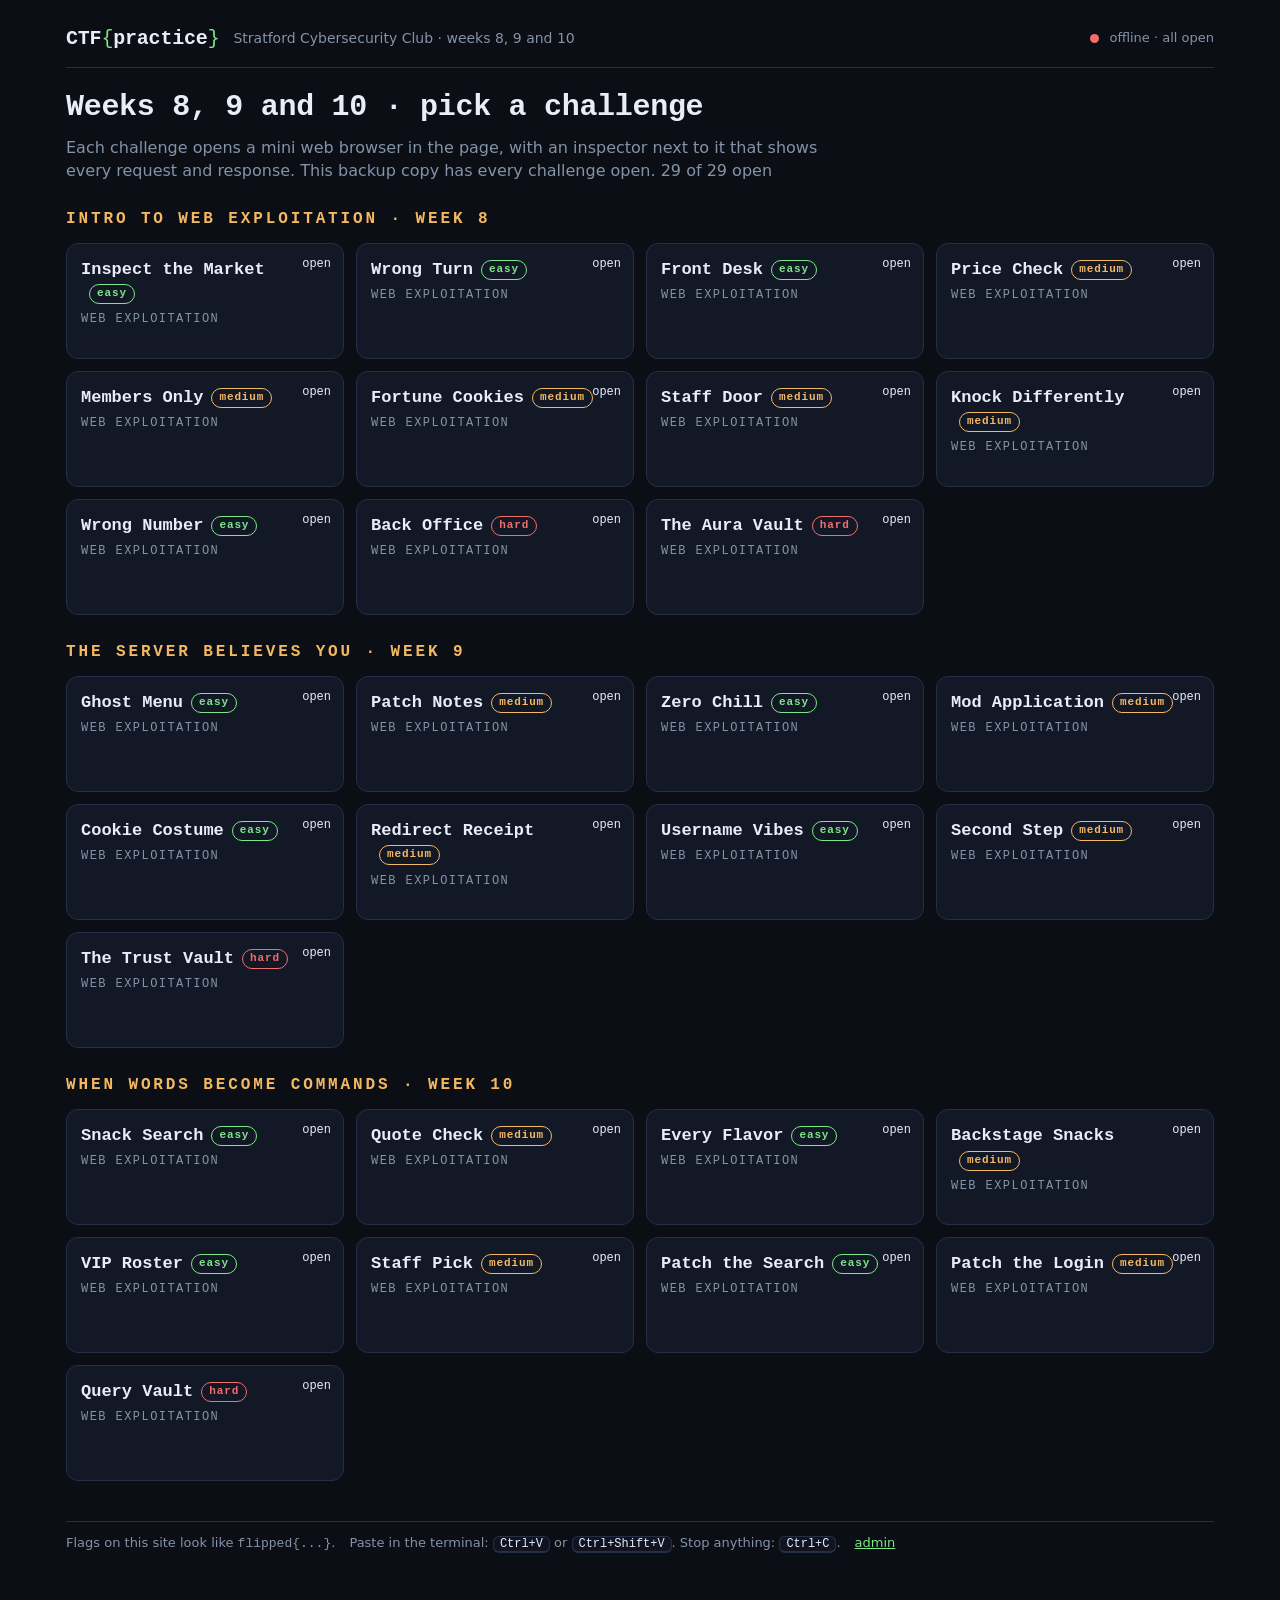
<file: index.html>
<!doctype html>
<html lang="en">
<head>
<meta charset="utf-8">
<meta name="viewport" content="width=device-width, initial-scale=1">
<title>Weeks 8, 9 and 10 · Intro to Web Exploitation &amp; The Server Believes You &amp; When Words Become Commands · CTF Practice</title>
<meta name="robots" content="noindex">
<link rel="stylesheet" href="style.css">
<link rel="icon" href="data:image/svg+xml,%3Csvg xmlns='http://www.w3.org/2000/svg' viewBox='0 0 32 32'%3E%3Crect width='32' height='32' rx='6' fill='%230b0e14'/%3E%3Ctext x='16' y='22' font-family='monospace' font-size='18' font-weight='700' text-anchor='middle' fill='%237ee787'%3E%7B%7D%3C/text%3E%3C/svg%3E">
</head>
<body>
<div class="wrap">
  <header class="top"></header>
  <h1>Weeks 8, 9 and 10 · pick a challenge</h1>
  <p class="lead">Each challenge opens a mini web browser in the page, with an inspector next to it that shows every request and response. This backup copy has every challenge open. <span id="count" class="muted"></span></p>
  <div id="grid"></div>
  <footer><span>Flags on this site look like <code>flipped{...}</code>.</span><span>Paste in the terminal: <kbd>Ctrl+V</kbd> or <kbd>Ctrl+Shift+V</kbd>. Stop anything: <kbd>Ctrl+C</kbd>.</span><a href="admin.html">admin</a></footer>
</div>
<script src="config.js"></script>
<script src="shell.js"></script>
<script src="minipy.js"></script>
<script src="term.js"></script>
<script src="app.js"></script>
<script>CTFApp.pageIndex().catch(e => { document.getElementById('grid').innerHTML = '<div class="note err">Could not load challenges.json: ' + e.message + '</div>'; });</script>
</body>
</html>
</file>
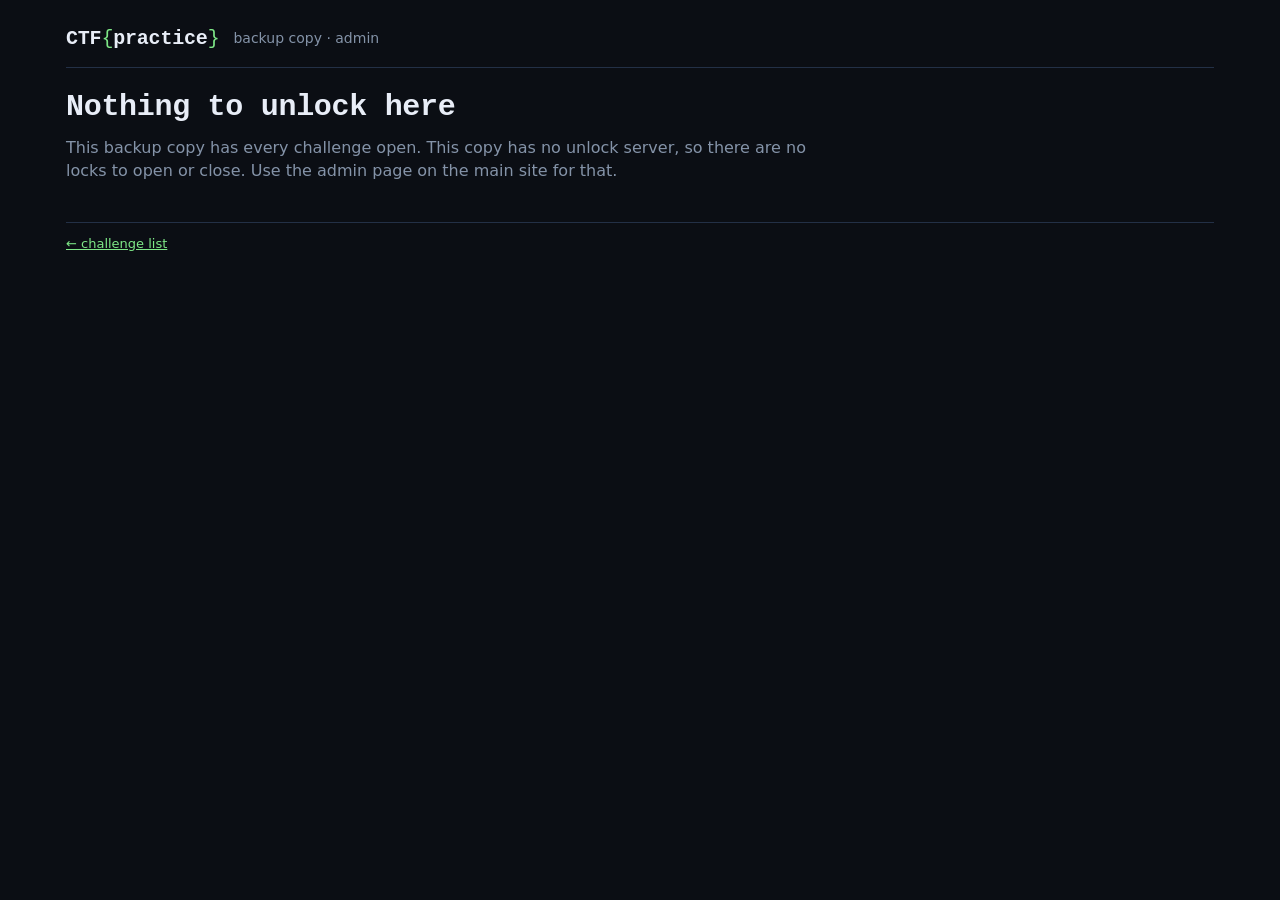
<file: admin.html>
<!doctype html>
<html lang="en">
<head>
<meta charset="utf-8">
<meta name="viewport" content="width=device-width, initial-scale=1">
<title>Admin · Weeks 8, 9 and 10 · CTF Practice (backup)</title>
<meta name="robots" content="noindex">
<link rel="stylesheet" href="style.css">
<link rel="icon" href="data:image/svg+xml,%3Csvg xmlns='http://www.w3.org/2000/svg' viewBox='0 0 32 32'%3E%3Crect width='32' height='32' rx='6' fill='%230b0e14'/%3E%3Ctext x='16' y='22' font-family='monospace' font-size='18' font-weight='700' text-anchor='middle' fill='%237ee787'%3E%7B%7D%3C/text%3E%3C/svg%3E">
</head>
<body>
<div class="wrap adm">
  <header class="top"><a class="brand" href="./">CTF<b>{</b>practice<b>}</b></a><span class="club">backup copy · admin</span></header>
  <h1>Nothing to unlock here</h1>
  <p class="lead">This backup copy has every challenge open. This copy has no unlock server, so there are no locks to open or close. Use the admin page on the main site for that.</p>
  <footer><a href="./">← challenge list</a></footer>
</div>
</body>
</html>
</file>
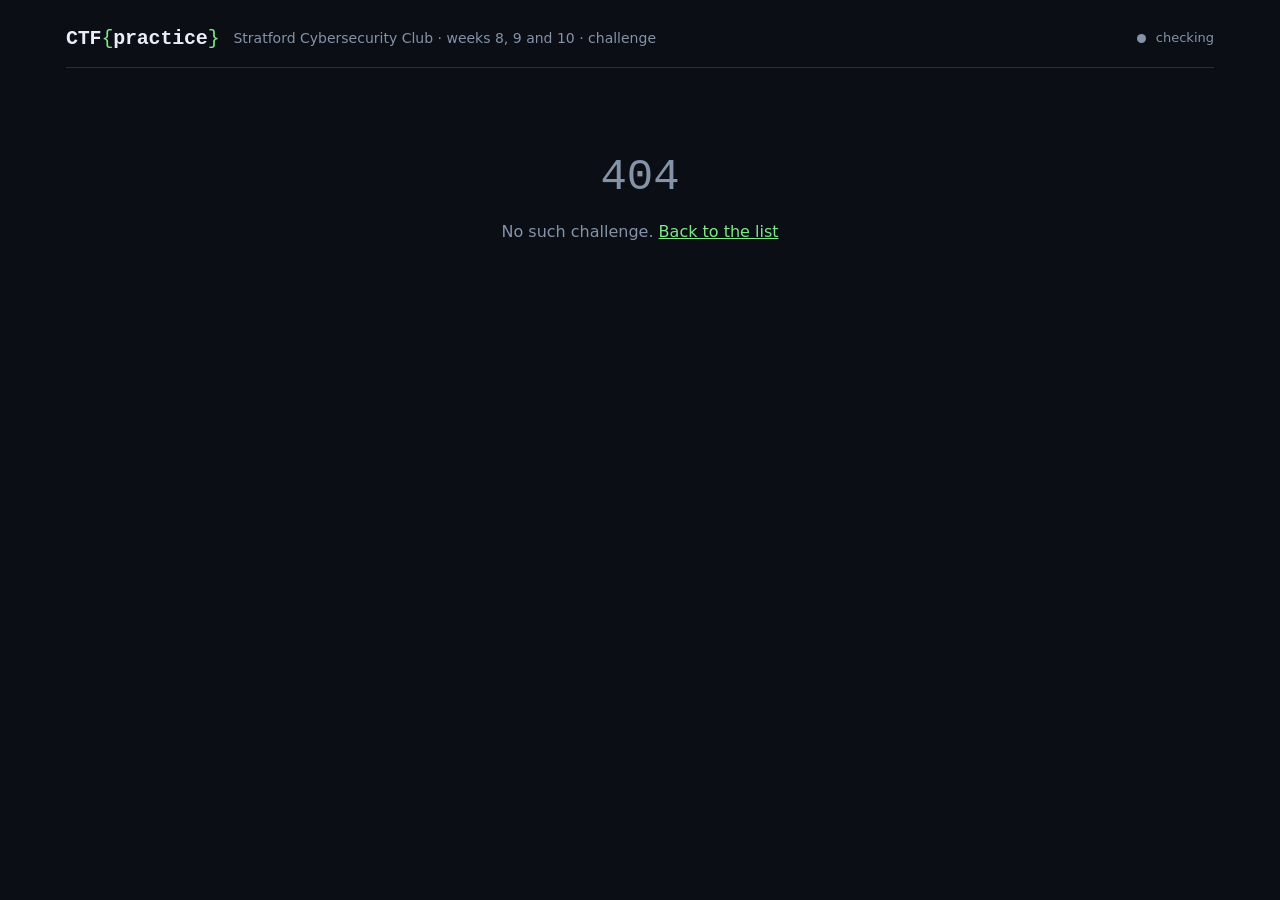
<file: challenge.html>
<!doctype html>
<html lang="en">
<head>
<meta charset="utf-8">
<meta name="viewport" content="width=device-width, initial-scale=1">
<title>Challenge · CTF Practice</title>
<meta name="robots" content="noindex">
<link rel="stylesheet" href="style.css">
<link rel="icon" href="data:image/svg+xml,%3Csvg xmlns='http://www.w3.org/2000/svg' viewBox='0 0 32 32'%3E%3Crect width='32' height='32' rx='6' fill='%230b0e14'/%3E%3Ctext x='16' y='22' font-family='monospace' font-size='18' font-weight='700' text-anchor='middle' fill='%237ee787'%3E%7B%7D%3C/text%3E%3C/svg%3E">
</head>
<body>
<div class="wrap">
  <header class="top"></header>
  <div id="main"><p class="muted">loading...</p></div>
</div>
<script src="config.js"></script>
<script src="shell.js"></script>
<script src="minipy.js"></script>
<script src="proxy.js"></script>
<script src="term.js"></script>
<script src="app.js"></script>
<script>CTFApp.pageChallenge().catch(e => { document.getElementById('main').innerHTML = '<div class="note err">Could not load: ' + e.message + '</div>'; console.error(e); });</script>
</body>
</html>
</file>
<file: style.css>
:root{--bg:#0b0e14;--panel:#121826;--panel2:#0f1420;--line:#233046;--ink:#e8edf7;--mut:#8493a8;--g:#7ee787;--a:#f4b860;--r:#f26d6d;--b:#79b8ff;
  --mono:ui-monospace,"JetBrains Mono",Menlo,Consolas,"Liberation Mono",monospace;--body:system-ui,-apple-system,"Segoe UI",Roboto,Helvetica,Arial,sans-serif}
*{box-sizing:border-box}
html,body{margin:0;background:var(--bg);color:var(--ink);font-family:var(--body);line-height:1.45}
a{color:var(--g)}
.wrap{max-width:1180px;margin:0 auto;padding:18px 16px 60px}
header.top{display:flex;align-items:center;gap:14px;flex-wrap:wrap;padding:6px 0 14px;border-bottom:1px solid var(--line);margin-bottom:18px}
header.top .brand{font-family:var(--mono);font-weight:800;font-size:20px;color:var(--ink);text-decoration:none;letter-spacing:-.01em}
header.top .brand b{color:var(--g);font-weight:400}
header.top .club{color:var(--mut);font-size:14px}
header.top .right{margin-left:auto;display:flex;gap:10px;align-items:center;font-size:13px;color:var(--mut)}
.dot{display:inline-block;width:9px;height:9px;border-radius:50%;background:var(--mut)}
.dot.on{background:var(--g)} .dot.off{background:var(--r)}
h1{font-family:var(--mono);font-size:30px;margin:0 0 6px;letter-spacing:-.01em}
h2{font-family:var(--mono);font-size:16px;letter-spacing:.18em;text-transform:uppercase;color:var(--a);margin:26px 0 12px;font-weight:600}
.lead{color:var(--mut);font-size:16px;margin:0 0 10px;max-width:760px}
.grid{display:grid;grid-template-columns:repeat(auto-fill,minmax(250px,1fr));gap:12px}
.card{position:relative;display:block;background:var(--panel);border:1px solid var(--line);border-radius:12px;padding:14px 14px 12px;color:var(--ink);text-decoration:none;min-height:116px;transition:border-color .12s,transform .12s}
.card:hover{border-color:var(--g);transform:translateY(-1px)}
.card .nm{font-family:var(--mono);font-weight:700;font-size:17px;margin:0 0 4px;padding-right:26px}
.card .cat{font-size:12px;color:var(--mut);text-transform:uppercase;letter-spacing:.12em;font-family:var(--mono)}
.card .idea{font-size:14px;color:var(--mut);margin-top:8px}
.card .badge{position:absolute;top:12px;right:12px;font-family:var(--mono);font-size:12px}
.card.locked{opacity:.5;cursor:not-allowed;pointer-events:none}
.card.locked .badge{color:var(--mut)}
.card.solved{border-color:var(--g)}
.card.solved .badge{color:var(--g)}
.card .diff{display:inline-block;margin-left:8px;font-size:11px;padding:1px 7px;border-radius:99px;border:1px solid var(--line);color:var(--mut);letter-spacing:.08em;vertical-align:middle}
.card .diff.easy{color:var(--g);border-color:var(--g)} .card .diff.medium{color:var(--a);border-color:var(--a)} .card .diff.hard{color:var(--r);border-color:var(--r)}
.note{background:var(--panel);border:1px solid var(--line);border-left:4px solid var(--a);border-radius:10px;padding:12px 14px;color:var(--ink);font-size:15px;margin:14px 0}
.note.err{border-left-color:var(--r)}
.note.ok{border-left-color:var(--g)}
.muted{color:var(--mut)}
code,kbd{font-family:var(--mono)}
kbd{background:var(--panel2);border:1px solid var(--line);border-bottom-width:2px;border-radius:6px;padding:0 6px;font-size:.92em;color:var(--ink)}
button,.btn{font:inherit;font-family:var(--mono);background:var(--panel);color:var(--ink);border:1px solid var(--line);border-radius:8px;padding:8px 14px;cursor:pointer;text-decoration:none;display:inline-block}
button:hover,.btn:hover{border-color:var(--g)}
button.primary,.btn.primary{background:var(--g);color:#0b0e14;border-color:var(--g);font-weight:700}
button.danger{border-color:var(--r);color:var(--r)}
input[type=text],input[type=password]{font:inherit;font-family:var(--mono);background:var(--panel2);color:var(--ink);border:1px solid var(--line);border-radius:8px;padding:8px 10px;min-width:240px}
input:focus,button:focus{outline:2px solid var(--g);outline-offset:1px}

/* challenge page */
.chal-head{display:flex;gap:14px;align-items:baseline;flex-wrap:wrap;margin-bottom:6px}
.chal-head .cat{font-family:var(--mono);color:var(--a);letter-spacing:.14em;text-transform:uppercase;font-size:12px}
.desc{background:var(--panel);border:1px solid var(--line);border-radius:12px;padding:14px 16px;font-size:16px;margin:12px 0}
.desc p{margin:0 0 8px} .desc p:last-child{margin:0}
.desc .dl{font-family:var(--mono);color:var(--g);text-decoration:underline dotted;cursor:copy}
.desc .conn{font-family:var(--mono);background:var(--panel2);border:1px solid var(--line);border-radius:6px;padding:2px 8px;display:inline-block;margin:4px 0}
.two{display:grid;grid-template-columns:minmax(0,1fr);gap:14px}
@media (min-width:1000px){.two{grid-template-columns:minmax(0,420px) minmax(0,1fr)}}
.cmds{background:#080b11;border:1px solid var(--line);border-radius:12px;overflow:hidden}
.cmds .bar{background:var(--panel2);border-bottom:1px solid var(--line);padding:8px 12px;font-family:var(--mono);font-size:12px;color:var(--mut);letter-spacing:.06em}
.cmds .bar::before{content:'● ● ●  ';color:#2c3a55;letter-spacing:.2em}
.cmds table{border-collapse:collapse;width:100%}
.cmds td{padding:7px 12px;vertical-align:top;border-top:1px solid #121826;font-size:15px}
.cmds tr:first-child td{border-top:0}
.cmds td.c{font-family:var(--mono);white-space:nowrap;color:var(--g);font-weight:600}
.cmds td.c .arg{color:var(--a);font-weight:400}
.cmds td.c .key{color:var(--b);font-weight:400}
.cmds td.e{color:var(--mut)}
.cmds tr.secret td.c .mask{color:#233046;letter-spacing:-.05em}
.cmds tr.secret td.e{color:#5c6a80}
details.secret summary{color:var(--mut)}
.adm label.rv{display:block;font-size:13px;color:var(--mut);margin-top:4px}
.adm label.rv input{width:14px;height:14px;vertical-align:middle}
.hints{margin-top:12px}
details{background:var(--panel);border:1px solid var(--line);border-radius:10px;padding:8px 12px;margin:6px 0}
summary{cursor:pointer;font-family:var(--mono);color:var(--a)}
details p{margin:8px 0 2px;color:var(--ink)}
.toolbar{display:flex;gap:8px;align-items:center;flex-wrap:wrap;margin:8px 0}
.toolbar .sp{flex:1}
.flagbox{display:flex;gap:8px;flex-wrap:wrap;align-items:center;margin-top:12px}
.flagbox input{flex:1;min-width:220px}
.flag-msg{font-family:var(--mono);font-size:14px;margin-top:6px;min-height:20px}
.flag-msg.ok{color:var(--g)} .flag-msg.bad{color:var(--r)}
.webbtn{margin:10px 0}

/* terminal */
.term-wrap{position:relative;background:#080b11;border:1px solid var(--line);border-radius:12px;height:520px;display:flex;flex-direction:column;overflow:hidden;box-shadow:0 12px 40px rgba(0,0,0,.45)}
.term-wrap.focused{border-color:#3a5a7a}
.term-screen{flex:1;overflow:auto;padding:12px 14px;font-family:var(--mono);font-size:15px;line-height:1.45;white-space:pre-wrap;word-break:break-all;color:var(--ink);cursor:text;overscroll-behavior:contain}
.term-out{white-space:pre-wrap}
.term-line{white-space:pre-wrap}
.term-line .pr-user{color:var(--g);font-weight:700} .term-line .pr-cwd{color:var(--b);font-weight:700} .term-line .pr-sep{color:var(--ink)} .term-line .pr-plain{color:var(--ink)}
.caret{background:var(--ink);color:#080b11;animation:blink 1.1s steps(1,end) infinite}
.term-wrap:not(.focused) .caret{background:transparent;color:inherit;outline:1px solid var(--mut);animation:none}
@keyframes blink{0%,55%{opacity:1}56%,100%{opacity:.25}}
@media (prefers-reduced-motion:reduce){.caret{animation:none}}
.term-input{position:absolute;left:0;top:0;width:1px;height:1px;opacity:0;border:0;padding:0;resize:none;overflow:hidden}
.term-screen::selection,.term-screen *::selection{background:#2c4a6e}
.nano[hidden]{display:none}
.nano{position:absolute;inset:0;display:flex;flex-direction:column;background:#080b11;font-family:var(--mono);font-size:15px;line-height:1.45}
.nano-title{background:var(--ink);color:#080b11;display:flex;justify-content:space-between;padding:1px 10px;font-weight:700}
.nano-title .nano-file{flex:1;text-align:center}
.nano-text{flex:1;background:#080b11;color:var(--ink);border:0;outline:0;resize:none;font:inherit;padding:6px 10px;white-space:pre;overflow:auto;tab-size:8}
.nano-status{text-align:center;background:var(--ink);color:#080b11;padding:0 8px;min-height:22px;font-weight:700;align-self:center;margin:0 auto}
.nano-prompt{background:var(--ink);color:#080b11;padding:1px 10px;display:flex;gap:6px;align-items:center}
.nano-pinput{flex:1;font:inherit;background:var(--ink);color:#080b11;border:0;outline:0}
.nano-help{display:grid;grid-template-columns:repeat(6,1fr);gap:1px 8px;padding:4px 10px;color:var(--ink)}
.nano-help b{background:var(--ink);color:#080b11;padding:0 3px;font-weight:700;margin-right:4px}

/* admin */
.adm table{border-collapse:collapse;width:100%;background:var(--panel);border:1px solid var(--line);border-radius:12px;overflow:hidden}
.adm td,.adm th{padding:8px 12px;text-align:left;border-top:1px solid var(--line);font-size:15px}
.adm th{font-family:var(--mono);font-size:12px;letter-spacing:.12em;text-transform:uppercase;color:var(--mut);border-top:0}
.adm .grp td{font-family:var(--mono);color:var(--a);background:var(--panel2)}
.adm input[type=checkbox]{width:18px;height:18px;accent-color:#7ee787}
.toast{position:fixed;left:50%;bottom:24px;transform:translateX(-50%);background:var(--panel);border:1px solid var(--g);color:var(--ink);padding:10px 16px;border-radius:10px;font-family:var(--mono);font-size:14px;opacity:0;transition:opacity .2s;pointer-events:none;z-index:9}
.toast.show{opacity:1}
footer{margin-top:40px;color:var(--mut);font-size:13px;border-top:1px solid var(--line);padding-top:12px;display:flex;gap:14px;flex-wrap:wrap}
.lockmsg{text-align:center;padding:60px 20px;color:var(--mut)}
.lockmsg .big{font-family:var(--mono);font-size:44px;margin-bottom:10px}

/* ---- the proxy (mini-browser + a Chrome DevTools-style Network panel) ---- */
.wrap.wide{max-width:1480px;padding-bottom:110px}
.two.proxy{grid-template-columns:minmax(0,1fr)}
/* the workspace fits one viewport: scroll inside the panes, never the page, to see the browser and the inspector together */
.px{--px-h:clamp(440px,calc(100vh - 160px),940px);display:grid;grid-template-columns:minmax(0,5fr) minmax(0,7fr);gap:12px;align-items:stretch;scroll-margin-top:8px}
@media (max-width:1100px){.px{grid-template-columns:minmax(0,1fr)}.px-browser{height:min(60vh,520px)!important}}
.px-browser{background:#fff;border:1px solid var(--line);border-radius:10px;overflow:hidden;display:flex;flex-direction:column;height:var(--px-h);min-width:0}
.px-bar{display:flex;gap:6px;align-items:center;background:#e9edf3;border-bottom:1px solid #cfd8e3;padding:7px 9px}
.px-nav{background:#fff;border:1px solid #cfd8e3;border-radius:6px;color:#334;min-width:30px;padding:4px 8px;font-size:15px}
.px-addr{flex:1;min-width:0;font-family:var(--mono);font-size:13px;background:#fff;border:1px solid #cfd8e3;border-radius:14px;padding:6px 12px;color:#223}
.px-go{background:#2b6cb0;border:1px solid #2b6cb0;color:#fff;border-radius:6px;padding:5px 12px;font-weight:700}
.px-page{flex:1;min-height:0;overflow:auto;background:#fff;color:#1a2230}
.px-doc{padding:18px 20px;color:#1a2230;font-family:system-ui,-apple-system,Segoe UI,Roboto,sans-serif;line-height:1.5}
.px-doc h1,.px-doc h2,.px-doc h3{color:#111;margin:.3em 0 .4em}
.px-doc a{color:#1a5fb4;text-decoration:underline;cursor:pointer}
.px-doc input,.px-doc button{font:inherit;padding:6px 9px;border-radius:6px;border:1px solid #b9c4d2;background:#fff;color:#1a2230}
.px-doc button{background:#2b6cb0;color:#fff;border-color:#2b6cb0;cursor:pointer}
.px-doc code{background:#eef1f5;padding:1px 5px;border-radius:4px;font-family:var(--mono)}
.px-doc .card,.px-doc .box{background:#f4f6f9;border:1px solid #dde3ea;border-radius:8px;padding:10px 12px;margin:8px 0;color:#1a2230;min-height:0}
.px-note{background:var(--panel);border:1px solid var(--line);border-left:4px solid var(--b);border-radius:10px;padding:10px 13px;font-size:14px;margin:0 0 12px}
.px-flag{margin-bottom:80px}

/* DevTools, light theme. Chrome uses 12px; 13px here so it reads on a classroom projector */
.px-insp{--dt-bg:#fff;--dt-bar:#f1f3f4;--dt-line:#cbcdd1;--dt-line2:#e3e5e8;--dt-ink:#202124;--dt-mut:#5f6368;--dt-dim:#80868b;--dt-blue:#1a73e8;--dt-sel:#d3e3fd;--dt-hov:#eef3fd;--dt-zebra:#f5f5f5;--dt-red:#d93025;
  --dt-font:system-ui,-apple-system,"Segoe UI",Roboto,Ubuntu,Arial,sans-serif;--dt-mono:Menlo,Consolas,"DejaVu Sans Mono","Noto Sans Mono",monospace;
  background:var(--dt-bg);color:var(--dt-ink);border:1px solid var(--dt-line);border-radius:10px;overflow:hidden;display:flex;flex-direction:column;height:var(--px-h);min-width:0;font:13px/1.35 var(--dt-font);container-type:inline-size}
.px-insp button{font:inherit;background:none;border:0;border-radius:0;padding:0;color:inherit;cursor:pointer;display:inline-flex;align-items:center}
.px-insp button:hover{border-color:transparent}
.px-insp button:focus{outline:none} .px-insp button:focus-visible{outline:2px solid var(--dt-blue);outline-offset:-2px}
.px-insp input,.px-insp select,.px-insp textarea{font:inherit;color:var(--dt-ink);min-width:0}
.px-insp input[type=checkbox]{margin:0 5px 0 0;width:13px;height:13px;accent-color:var(--dt-blue);vertical-align:-2px}
.px-insp input:focus,.px-insp select:focus,.px-insp textarea:focus{outline:none}
.px-ic{display:inline-flex;width:16px;height:16px;flex:0 0 16px;color:var(--dt-mut)} .px-ic svg{width:100%;height:100%}
.px-deco{opacity:.85} .px-deco.px-on{color:var(--dt-blue)}
.px-sp{flex:1}
.px-vsep{width:1px;align-self:stretch;margin:5px 6px;background:var(--dt-line);flex:0 0 1px}
.px-dt-tabs,.px-tb,.px-fb{display:flex;align-items:center;gap:4px;padding:0 6px;flex:0 0 auto;white-space:nowrap;overflow:hidden}
.px-dt-tabs{background:var(--dt-bar);border-bottom:1px solid var(--dt-line);height:30px;gap:0}
.px-dt-tabs .px-ic{margin:0 5px}
.px-dt-tab{padding:0 11px;height:30px;line-height:30px;color:var(--dt-dim);cursor:default;border-bottom:2px solid transparent}
.px-dt-tab.on{color:var(--dt-blue);border-bottom-color:var(--dt-blue);font-weight:500}
.px-tb{height:30px;border-bottom:1px solid var(--dt-line2);background:var(--dt-bg)}
.px-tbtn{width:26px;height:24px;justify-content:center;border-radius:4px!important;color:var(--dt-mut)} .px-tbtn svg{width:16px;height:16px}
.px-rec{display:inline-flex;align-items:center} button.px-tbtn:hover{background:var(--dt-bar)}
.px-cb{display:inline-flex;align-items:center;color:var(--dt-ink);margin:0 6px;cursor:pointer;user-select:none}
.px-throt{color:var(--dt-ink);margin:0 4px}
.px-ear{gap:6px;height:24px;padding:0 11px!important;border-radius:4px!important;background:var(--dt-blue)!important;color:#fff!important;font-weight:600;white-space:nowrap;flex:0 0 auto}
.px-ear svg{width:14px;height:14px} .px-ear:hover{background:#1765cc!important;box-shadow:0 1px 2px rgba(60,64,67,.3)}
.px-ear:disabled{background:#c6dafc!important;cursor:default;box-shadow:none}
.px-fb{height:32px;border-bottom:1px solid var(--dt-line);background:var(--dt-bg)}
.px-fwrap{display:flex;align-items:center;gap:4px;border:1px solid var(--dt-line);border-radius:4px;padding:0 6px;height:24px;width:clamp(120px,32%,240px);flex:0 0 auto;background:#fff}
.px-fwrap:focus-within{border-color:var(--dt-blue);box-shadow:0 0 0 1px var(--dt-blue)}
.px-fwrap .px-ic{width:13px;height:13px;flex-basis:13px}
.px-filter{border:0;background:transparent;padding:0;flex:1;height:22px}
.px-chips{display:flex;gap:2px;overflow:hidden}
.px-chip{padding:2px 8px!important;border-radius:10px!important;color:var(--dt-ink)!important;white-space:nowrap}
.px-chip:hover{background:var(--dt-bar)!important} .px-chip.on{background:var(--dt-sel)!important;color:#0b57d0!important}
@container (max-width:980px){.px-n0{display:none!important}}
@container (max-width:700px){.px-n1{display:none!important}}
@container (max-width:520px){.px-n2{display:none!important}}

/* request table + detail split */
.px-main{flex:1;min-height:0;display:flex;position:relative}
.px-left{flex:1;min-width:0;display:flex;flex-direction:column}
.px-main.open .px-left{flex:0 0 clamp(150px,30%,270px);border-right:1px solid var(--dt-line)}
.px-list{flex:1;min-height:0;overflow:auto;position:relative;outline:none}
.px-tbl{width:100%;border-collapse:collapse;table-layout:fixed}
.px-tbl th{position:sticky;top:0;z-index:1;background:var(--dt-bar);font-weight:400;color:var(--dt-ink);text-align:left;height:24px;padding:0 6px;border-bottom:1px solid var(--dt-line);border-left:1px solid var(--dt-line);white-space:nowrap;overflow:hidden;text-overflow:ellipsis}
.px-tbl td{height:24px;padding:0 6px;border-left:1px solid var(--dt-line2);white-space:nowrap;overflow:hidden;text-overflow:ellipsis;color:var(--dt-ink)}
.px-tbl th:first-child,.px-tbl td:first-child{border-left:0}
.px-tbl .c-st{width:58px} .px-tbl .c-ty{width:84px} .px-tbl .c-sz{width:66px;text-align:right} .px-tbl .c-tm{width:58px;text-align:right}
.px-main.open .px-tbl th:not(.c-name),.px-main.open .px-tbl td:not(.c-name){display:none}
.px-row{cursor:default;background:var(--dt-bg)}
.px-row:nth-child(even){background:var(--dt-zebra)}
.px-row:hover{background:var(--dt-hov)}
.px-row.on,.px-row.on:hover{background:var(--dt-sel)}
.px-row.px-err td{color:var(--dt-red)}
.px-row.px-redir td.c-st{color:var(--dt-dim)}
.px-row .c-name{display:table-cell}
.px-ti{width:14px;height:14px;flex-basis:14px;vertical-align:-3px;margin-right:5px}
.px-rs{width:13px;height:13px;flex-basis:13px;vertical-align:-2px;margin-right:4px;color:var(--dt-blue)}
.px-row.px-err .px-rs{color:var(--dt-red)}
.px-mth{margin-left:6px;font-size:11px;padding:0 4px;border-radius:3px;background:#e8eaed;color:var(--dt-mut)}
.px-empty{position:absolute;inset:40px 16px auto;text-align:center;color:var(--dt-mut)}
.px-foot{flex:0 0 auto;display:flex;align-items:center;gap:0;height:24px;padding:0 8px;border-top:1px solid var(--dt-line);background:var(--dt-bar);color:var(--dt-ink);white-space:nowrap;overflow:hidden;text-overflow:ellipsis}
.px-fsep{width:1px;height:13px;background:var(--dt-line);margin:0 9px}
.px-detail{display:none}
.px-main.open .px-detail{display:flex;flex-direction:column;flex:1;min-width:0}
.px-dh{display:flex;align-items:center;flex-wrap:wrap;background:var(--dt-bar);border-bottom:1px solid var(--dt-line);min-height:31px;padding-right:4px}
.px-x{width:28px;height:30px;justify-content:center;color:var(--dt-mut)} .px-x svg{width:15px;height:15px} .px-x:hover{color:var(--dt-ink)}
.px-tab{height:30px;padding:0 10px!important;color:var(--dt-mut)!important;border-bottom:2px solid transparent!important;white-space:nowrap;display:inline-flex;align-items:center}
.px-tab:hover{color:var(--dt-ink)!important;background:#e8eaed!important}
.px-tab.on{color:var(--dt-blue)!important;border-bottom-color:var(--dt-blue)!important;font-weight:500}
span.px-tab.on:hover{background:none!important}
.px-dh .px-ear{margin:3px 0 3px 8px}
.px-dp{flex:1;min-height:0;overflow:auto;background:var(--dt-bg)}

/* Headers / Payload sections */
.px-hsec{border-bottom:1px solid var(--dt-line2)}
.px-hsec-h{display:flex;align-items:center;gap:4px;padding:0 8px 0 4px;height:28px;font-weight:700;color:var(--dt-ink);cursor:pointer;user-select:none;background:var(--dt-bg)}
.px-hsec-h:hover{background:#f8f9fa}
.px-tri::before{content:'';display:inline-block;width:0;height:0;border:4.5px solid transparent;border-left:6px solid var(--dt-mut);border-right:0;margin:0 4px 0 6px}
.px-hsec.open .px-tri::before{border:4.5px solid transparent;border-top:6px solid var(--dt-mut);border-bottom:0;margin:0 3px 0 5px}
.px-raw{display:inline-flex;align-items:center;font-weight:400;color:var(--dt-ink);cursor:pointer}
.px-vs{margin-left:10px;font-weight:400!important;color:var(--dt-blue)!important;font-size:12px}
.px-vs:hover{text-decoration:underline}
.px-kv{padding:0 0 8px}
.px-kvr{display:grid;grid-template-columns:minmax(110px,30%) minmax(0,1fr);gap:0 14px;padding:2px 10px 2px 28px;align-items:baseline}
.px-kvr:hover{background:#f8f9fa}
.px-k{color:var(--dt-mut);font-weight:600;overflow-wrap:anywhere}
.px-v{color:var(--dt-ink);font-family:var(--dt-mono);font-size:12.5px;white-space:pre-wrap;overflow-wrap:anywhere}
.px-sc{display:inline-flex;align-items:center;font-family:var(--dt-mono)}
.px-dot{display:inline-block;width:10px;height:10px;border-radius:50%;margin-right:7px;background:#1e8e3e}
.px-dot.px-redir{background:#f9ab00} .px-dot.px-err{background:var(--dt-red)}
.px-rawtxt{margin:0;padding:2px 10px 10px 28px;font-family:var(--dt-mono);font-size:12.5px;color:var(--dt-ink);white-space:pre-wrap;overflow-wrap:anywhere}
.px-none,.px-nodata{padding:6px 28px 10px;color:var(--dt-mut)}
.px-nodata{padding:28px 16px;text-align:center}

/* Response: the raw text with line numbers (Chrome's colors for HTML) */
.px-code{font-family:var(--dt-mono);font-size:12.5px;line-height:1.5;counter-reset:ln;padding:4px 0 10px;min-height:100%;background:linear-gradient(to right,#f8f9fa 0 44px,var(--dt-line2) 44px 45px,#fff 45px)}
.px-code .l{position:relative;padding:0 12px 0 54px;white-space:pre-wrap;overflow-wrap:anywhere;min-height:1.5em;color:var(--dt-ink)}
.px-code .l::before{counter-increment:ln;content:counter(ln);position:absolute;left:0;width:36px;text-align:right;color:#9aa0a6;user-select:none}
.px-code .t-tag{color:#881280} .px-code .t-att{color:#994500} .px-code .t-val{color:#1a1aa6} .px-code .t-com{color:#236e25}
.px-code .px-nodata{background:#fff}
.px-prev{display:block;width:100%;height:100%;min-height:240px;border:0;background:#fff}
.px-prevtxt{margin:0;padding:10px 14px;font-family:var(--dt-mono);font-size:12.5px;white-space:pre-wrap}

/* Cookies */
.px-cksec{padding:0 0 10px}
.px-ck-h{font-weight:700;padding:8px 10px 6px}
.px-ck{width:100%;border-collapse:collapse;table-layout:fixed;font-size:12.5px}
.px-ck th{background:var(--dt-bar);font-weight:400;text-align:left;padding:3px 6px;border:1px solid var(--dt-line2);white-space:nowrap;overflow:hidden;text-overflow:ellipsis}
.px-ck td{padding:3px 6px;border:1px solid var(--dt-line2);overflow-wrap:anywhere;color:var(--dt-ink)}
.px-ck td.mono{font-family:var(--dt-mono)}
.px-ck th:nth-child(3){width:30%} .px-ck th:nth-child(4){width:46px} .px-ck th:nth-child(6){width:46px}
.px-ck td:not(.mono){overflow-wrap:normal;white-space:nowrap;overflow:hidden;text-overflow:ellipsis}
.px-ck tr:nth-child(odd) td{background:var(--dt-zebra)}

/* Edit and Resend form */
.px-ed{padding:10px 12px 14px;display:flex;flex-direction:column;gap:4px}
.px-ed-tip{background:#e8f0fe;border:1px solid #c6dafc;border-radius:4px;padding:7px 10px;color:#174ea6;margin-bottom:4px}
.px-f-lbl{font-weight:700;color:var(--dt-ink);margin-top:8px}
.px-f-help{font-weight:400;color:var(--dt-mut);margin-left:4px}
.px-reqline{display:flex;gap:6px}
.px-method,.px-f-url,.px-f-hdr,.px-f-body{border:1px solid var(--dt-line);border-radius:4px;background:#fff;font-family:var(--dt-mono)!important;font-size:12.5px!important;color:var(--dt-ink)}
.px-method{padding:4px 6px;font-weight:700;color:#0b57d0!important;flex:0 0 auto}
.px-f-url{flex:1;padding:5px 8px}
.px-f-hdr,.px-f-body{width:100%;padding:6px 8px;line-height:1.5;resize:vertical}
.px-method:focus,.px-f-url:focus,.px-f-hdr:focus,.px-f-body:focus{border-color:var(--dt-blue);box-shadow:0 0 0 1px var(--dt-blue)}
.px-ed-btns{display:flex;align-items:center;gap:8px;margin-top:10px}
.px-send{height:30px;padding:0 20px!important;border-radius:4px!important;background:var(--dt-blue)!important;color:#fff!important;font-weight:600}
.px-send:hover{background:#1765cc!important;box-shadow:0 1px 2px rgba(60,64,67,.3)}
.px-cancel{height:30px;padding:0 14px!important;border-radius:4px!important;border:1px solid var(--dt-line)!important;color:var(--dt-blue)!important;font-weight:500;background:#fff!important}
.px-cancel:hover{background:#f8f9fa!important}

/* right-click menu */
.px-menu{position:fixed;z-index:60;min-width:190px;background:#fff;border:1px solid #dadce0;border-radius:6px;box-shadow:0 2px 8px rgba(60,64,67,.28);padding:4px 0;font:13px/1.3 system-ui,-apple-system,"Segoe UI",Roboto,sans-serif;color:#202124}
.px-mi{display:flex;align-items:center;gap:8px;padding:5px 16px 5px 30px;cursor:default;position:relative}
.px-mi svg{position:absolute;left:9px;width:14px;height:14px;color:#1a73e8}
.px-mi:hover{background:#e8eaed} .px-mi-ear{font-weight:600}
.px-msep{height:1px;background:#e3e5e8;margin:4px 0}
</file>
